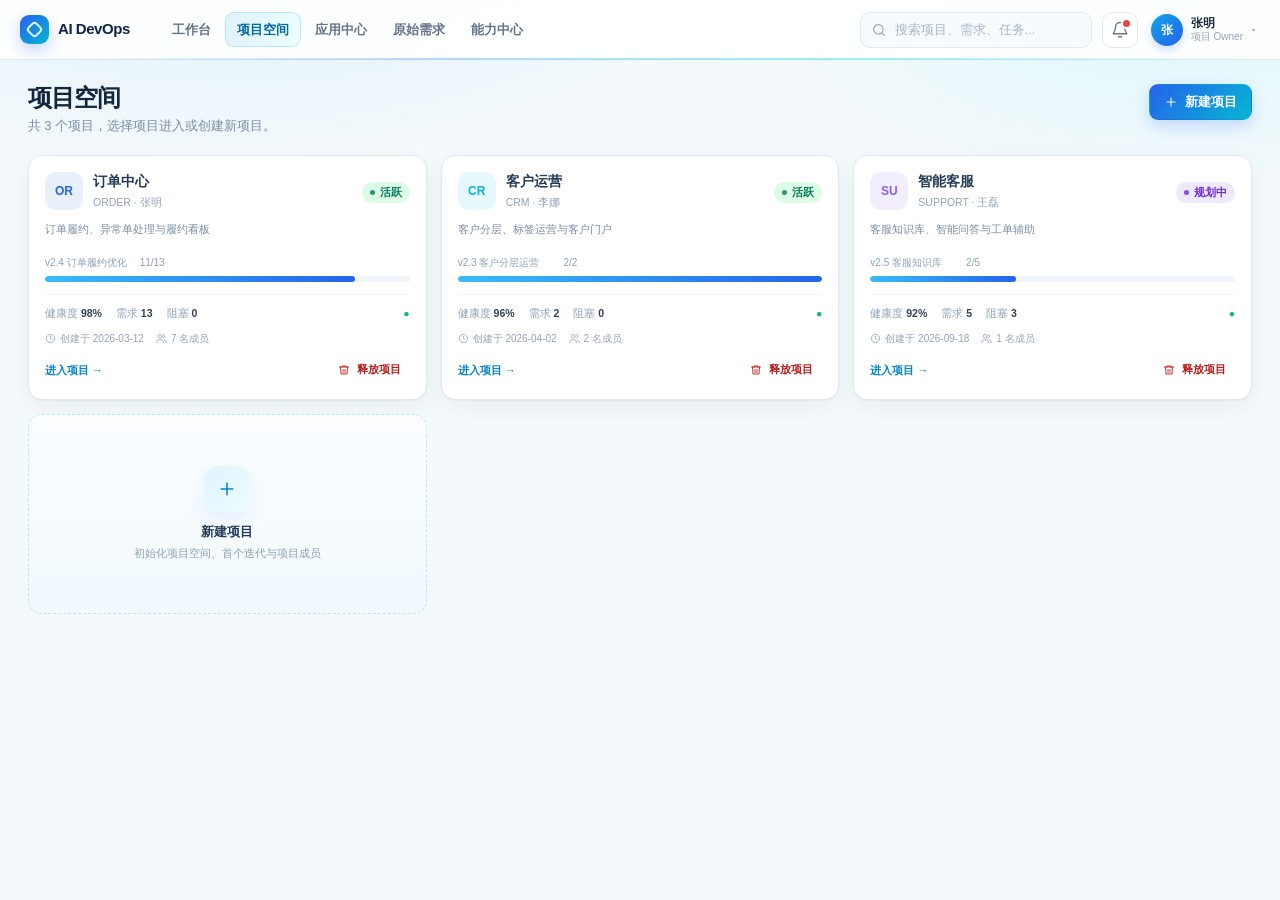
<file: prototype/index.html>
<!doctype html>
<html lang="zh-CN">
<head>
  <meta charset="utf-8">
  <meta name="viewport" content="width=device-width, initial-scale=1">
  <meta name="color-scheme" content="light">
  <title>AI DevOps · 项目空间</title>
  <link rel="stylesheet" href="styles.css">
</head>
<body>
  <div class="app">
    <header class="topbar" id="topbar">
      <a class="brand" href="#/projects" aria-label="AI DevOps 首页">
        <span class="brand-mark" aria-hidden="true"></span>
        <span class="brand-name">AI DevOps</span>
      </a>

      <nav class="topnav" id="topnav" aria-label="应用入口"></nav>

      <div class="topbar-right">
        <div class="search-wrap">
          <svg class="search-icon icon" width="16" height="16" viewBox="0 0 24 24" fill="none" stroke="currentColor" stroke-width="1.8" stroke-linecap="round" aria-hidden="true">
            <circle cx="11" cy="11" r="7"></circle>
            <path d="m20 20-3.5-3.5"></path>
          </svg>
          <input id="global-search" class="global-search" type="search" placeholder="搜索项目、需求、任务..." autocomplete="off" aria-label="全局搜索">
          <div id="search-results" class="search-results" role="listbox"></div>
        </div>

        <div class="notif-wrap">
          <button class="icon-btn" type="button" data-action="notifications" aria-label="通知">
            <svg class="icon" width="18" height="18" viewBox="0 0 24 24" fill="none" stroke="currentColor" stroke-width="1.8" stroke-linecap="round" stroke-linejoin="round" aria-hidden="true">
              <path d="M18 8a6 6 0 0 0-12 0c0 7-3 7-3 9h18c0-2-3-2-3-9"></path>
              <path d="M10 21h4"></path>
            </svg>
            <span class="badge-dot" id="notif-badge"></span>
          </button>
          <div id="notif-dropdown" class="dropdown notif-dropdown"></div>
        </div>

        <div class="avatar-wrap">
          <button class="avatar-btn" type="button" data-action="avatar" aria-label="用户菜单">
            <span class="avatar">张</span>
            <span class="avatar-meta"><b>张明</b><small>项目 Owner</small></span>
            <span class="chev">▾</span>
          </button>
          <div id="avatar-menu" class="dropdown avatar-dropdown"></div>
        </div>
      </div>
    </header>

    <div class="shell" id="shell">
      <aside class="sidebar" id="sidebar"></aside>
      <main class="main" id="main" tabindex="-1"></main>
    </div>
  </div>

  <div id="overlay" class="overlay" aria-hidden="true"></div>
  <div id="toasts" class="toasts" aria-live="polite"></div>

  <script src="app.js"></script>
</body>
</html>
</file>
<file: prototype/styles.css>
/* =========================================================
   AI DevOps prototype — light hybrid visual system
   No black backgrounds. Blue/cyan accents. Static data only.
   ========================================================= */

:root {
  --bg: #f4f9fc;
  --bg-2: #eef6fb;
  --surface: #ffffff;
  --surface-2: #f8fbfd;
  --surface-3: #eef7fb;
  --border: #e2e8f0;
  --border-strong: #cbd5e1;
  --text: #1e293b;
  --text-2: #475569;
  --muted: #64748b;
  --faint: #94a3b8;
  --primary: #2563eb;
  --primary-2: #06b6d4;
  --primary-soft: #e0f2fe;
  --primary-soft-2: #ecfeff;
  --success: #10b981;
  --success-soft: #dcfce7;
  --warning: #f59e0b;
  --warning-soft: #fef3c7;
  --danger: #ef4444;
  --danger-soft: #fee2e2;
  --purple: #8b5cf6;
  --purple-soft: #ede9fe;
  --radius: 14px;
  --radius-sm: 10px;
  --shadow: 0 1px 2px rgba(15, 23, 42, .04), 0 8px 24px rgba(15, 23, 42, .05);
  --shadow-hover: 0 12px 30px rgba(37, 99, 235, .10);
  --shadow-lg: 0 24px 70px rgba(30, 64, 175, .18);
  --gradient: linear-gradient(135deg, #2563eb, #06b6d4);
  --gradient-soft: linear-gradient(90deg, #e0f2fe, #ecfeff);
  --font: -apple-system, BlinkMacSystemFont, "Segoe UI", "PingFang SC", "Hiragino Sans GB", "Microsoft YaHei", sans-serif;
  --mono: "SFMono-Regular", Consolas, "Liberation Mono", Menlo, monospace;
}

* { box-sizing: border-box; }

html, body {
  margin: 0;
  padding: 0;
  min-height: 100%;
}

body {
  font-family: var(--font);
  color: var(--text);
  background:
    radial-gradient(900px 380px at 18% -8%, rgba(186, 230, 253, .42), transparent 62%),
    radial-gradient(700px 320px at 92% 0%, rgba(165, 243, 252, .28), transparent 60%),
    var(--bg);
  font-size: 14px;
  line-height: 1.5;
  -webkit-font-smoothing: antialiased;
}

body.no-scroll { overflow: hidden; }

::selection { background: #bae6fd; color: #0c4a6e; }

button, input, select, textarea { font: inherit; }
button { color: inherit; }
a { color: inherit; text-decoration: none; }
svg { display: block; }
.icon { flex: 0 0 auto; }

h1, h2, h3, h4, p { margin: 0; }
ul, ol { margin: 0; padding: 0; }

.app { min-height: 100vh; }

/* ---------------- Top bar ---------------- */

.topbar {
  position: sticky;
  top: 0;
  z-index: 60;
  display: flex;
  align-items: center;
  gap: 14px;
  height: 60px;
  padding: 0 20px;
  background: rgba(255, 255, 255, .91);
  border-bottom: 1px solid var(--border);
  backdrop-filter: blur(14px);
  -webkit-backdrop-filter: blur(14px);
}

.topbar::after {
  content: "";
  position: absolute;
  left: 0;
  right: 0;
  bottom: -1px;
  height: 2px;
  background: linear-gradient(90deg, transparent 2%, rgba(147, 197, 253, .75) 32%, rgba(103, 232, 249, .75) 68%, transparent 98%);
  opacity: .85;
  pointer-events: none;
}

.brand {
  display: inline-flex;
  align-items: center;
  gap: 9px;
  min-width: 126px;
  flex: 0 0 auto;
  border-radius: 10px;
  outline: none;
}

.brand:focus-visible { box-shadow: 0 0 0 3px rgba(14, 165, 233, .22); }

.brand-mark {
  position: relative;
  width: 29px;
  height: 29px;
  border-radius: 9px;
  background: var(--gradient);
  box-shadow: 0 6px 16px rgba(37, 99, 235, .28);
}

.brand-mark::after {
  content: "";
  position: absolute;
  inset: 8px;
  border: 2px solid rgba(255, 255, 255, .92);
  border-radius: 4px;
  transform: rotate(45deg);
}

.brand-name {
  font-size: 15px;
  font-weight: 800;
  letter-spacing: -.03em;
  color: #0f2742;
  white-space: nowrap;
}

.topnav {
  display: flex;
  align-items: center;
  gap: 2px;
  overflow-x: auto;
  scrollbar-width: none;
  min-width: 0;
}

.topnav::-webkit-scrollbar { display: none; }

.nav-item {
  flex: 0 0 auto;
  border: 0;
  background: transparent;
  color: var(--muted);
  padding: 8px 12px;
  border-radius: 9px;
  font-size: 13px;
  font-weight: 650;
  cursor: pointer;
  white-space: nowrap;
  transition: background .16s ease, color .16s ease, box-shadow .16s ease;
}

.nav-item:hover { background: var(--surface-3); color: var(--text); }

.nav-item.active {
  color: #0369a1;
  background: var(--gradient-soft);
  box-shadow: inset 0 0 0 1px #bae6fd;
}

.topbar-right {
  display: flex;
  align-items: center;
  gap: 10px;
  margin-left: auto;
  flex: 0 0 auto;
}

.search-wrap {
  position: relative;
  width: 232px;
}

.search-icon {
  position: absolute;
  left: 11px;
  top: 50%;
  transform: translateY(-50%);
  color: #94a3b8;
  pointer-events: none;
}

.global-search {
  width: 100%;
  height: 36px;
  border: 1px solid var(--border);
  border-radius: 10px;
  background: #f8fbfd;
  padding: 0 12px 0 34px;
  color: var(--text);
  font-size: 12.5px;
  outline: none;
  transition: all .16s ease;
}

.global-search::placeholder { color: #a8b6c8; }

.global-search:focus {
  background: #fff;
  border-color: #7dd3fc;
  box-shadow: 0 0 0 3px rgba(14, 165, 233, .11);
}

.search-results {
  position: absolute;
  top: 44px;
  right: 0;
  width: 390px;
  max-height: 480px;
  overflow: auto;
  display: none;
  background: #fff;
  border: 1px solid var(--border);
  border-radius: 14px;
  box-shadow: var(--shadow-lg);
  padding: 8px;
  z-index: 80;
}

.search-results.open { display: block; animation: popIn .18s ease; }

.search-group-label {
  padding: 8px 9px 5px;
  font-size: 10px;
  font-weight: 800;
  letter-spacing: .08em;
  text-transform: uppercase;
  color: var(--faint);
}

.search-item {
  width: 100%;
  display: flex;
  align-items: center;
  gap: 9px;
  padding: 8px 9px;
  border: 0;
  border-radius: 9px;
  background: transparent;
  text-align: left;
  cursor: pointer;
}

.search-item:hover { background: #f3faff; }

.search-item-icon {
  width: 30px;
  height: 30px;
  border-radius: 8px;
  display: grid;
  place-items: center;
  background: var(--primary-soft);
  color: #0369a1;
  flex: 0 0 auto;
}

.search-item-copy { min-width: 0; }
.search-item-copy b { display: block; font-size: 12.5px; font-weight: 650; color: var(--text); overflow: hidden; text-overflow: ellipsis; white-space: nowrap; }
.search-item-copy small { display: block; font-size: 10.5px; color: var(--faint); overflow: hidden; text-overflow: ellipsis; white-space: nowrap; }
.search-empty { padding: 24px 14px; text-align: center; color: var(--faint); font-size: 12px; }

.notif-wrap, .avatar-wrap { position: relative; }

.icon-btn {
  position: relative;
  width: 36px;
  height: 36px;
  display: inline-grid;
  place-items: center;
  border: 1px solid var(--border);
  border-radius: 10px;
  background: #fff;
  color: #64748b;
  cursor: pointer;
  transition: all .16s ease;
}

.icon-btn:hover { color: #0369a1; border-color: #bae6fd; background: #f8fcff; }

.badge-dot {
  position: absolute;
  top: 7px;
  right: 7px;
  width: 7px;
  height: 7px;
  border-radius: 50%;
  background: #ef4444;
  box-shadow: 0 0 0 2px #fff;
}

.badge-dot.hidden { display: none; }

.avatar-btn {
  display: flex;
  align-items: center;
  gap: 8px;
  border: 0;
  background: transparent;
  padding: 3px 4px 3px 3px;
  border-radius: 10px;
  cursor: pointer;
}

.avatar-btn:hover { background: #f3faff; }

.avatar {
  width: 32px;
  height: 32px;
  border-radius: 50%;
  display: grid;
  place-items: center;
  background: linear-gradient(135deg, #0ea5e9, #2563eb);
  color: #fff;
  font-size: 12px;
  font-weight: 800;
  box-shadow: 0 4px 10px rgba(37, 99, 235, .22);
}

.avatar-meta { text-align: left; line-height: 1.15; }
.avatar-meta b { display: block; font-size: 12px; font-weight: 700; color: #1e293b; }
.avatar-meta small { display: block; font-size: 10px; color: var(--faint); }
.chev { color: #94a3b8; font-size: 10px; }

.dropdown {
  position: absolute;
  top: 46px;
  right: 0;
  display: none;
  min-width: 220px;
  background: #fff;
  border: 1px solid var(--border);
  border-radius: 14px;
  box-shadow: var(--shadow-lg);
  padding: 8px;
  z-index: 80;
}

.dropdown.open { display: block; animation: popIn .18s ease; }

.notif-dropdown { width: 350px; padding: 0; overflow: hidden; }
.dropdown-head {
  display: flex;
  align-items: center;
  justify-content: space-between;
  padding: 13px 14px 10px;
  border-bottom: 1px solid #eef2f7;
}
.dropdown-head b { font-size: 13px; }
.dropdown-head button { border: 0; background: transparent; color: #0284c7; font-size: 11px; font-weight: 700; cursor: pointer; }
.notif-list { max-height: 360px; overflow: auto; padding: 6px; }
.notif-item {
  width: 100%;
  display: flex;
  gap: 9px;
  padding: 9px;
  border: 0;
  border-radius: 9px;
  background: transparent;
  text-align: left;
  cursor: pointer;
}
.notif-item:hover { background: #f6fbff; }
.notif-dot { width: 7px; height: 7px; border-radius: 50%; margin-top: 6px; flex: 0 0 auto; }
.notif-copy b { display: block; font-size: 12px; font-weight: 650; color: #334155; line-height: 1.35; }
.notif-copy small { display: block; margin-top: 2px; font-size: 10.5px; color: #94a3b8; }

.avatar-dropdown { width: 240px; }
.avatar-head { display: flex; align-items: center; gap: 10px; padding: 10px 10px 12px; border-bottom: 1px solid #eef2f7; margin-bottom: 6px; }
.avatar-head b { display: block; font-size: 13px; }
.avatar-head small { display: block; font-size: 10.5px; color: var(--faint); }
.menu-item {
  width: 100%;
  display: flex;
  align-items: center;
  gap: 9px;
  padding: 8px 10px;
  border: 0;
  border-radius: 8px;
  background: transparent;
  color: #475569;
  font-size: 12px;
  text-align: left;
  cursor: pointer;
}
.menu-item:hover { background: #f3faff; color: #0369a1; }
.menu-item.danger { color: #b91c1c; }
.menu-item.danger:hover { background: #fff1f2; }

/* ---------------- Shell ---------------- */

.shell {
  display: flex;
  min-height: calc(100vh - 60px);
}

.shell.no-sidebar .sidebar { display: none; }

.sidebar {
  width: 238px;
  flex: 0 0 238px;
  position: sticky;
  top: 60px;
  height: calc(100vh - 60px);
  overflow: auto;
  padding: 16px 12px 20px;
  background: rgba(255, 255, 255, .66);
  border-right: 1px solid var(--border);
  scrollbar-width: thin;
  scrollbar-color: #cbd5e1 transparent;
}

.sidebar::-webkit-scrollbar { width: 6px; }
.sidebar::-webkit-scrollbar-thumb { background: #dbe4ee; border-radius: 8px; }

.main {
  flex: 1;
  min-width: 0;
  padding: 24px 28px 50px;
  max-width: 1580px;
  margin: 0 auto;
  outline: none;
}

.page-in { animation: pageIn .24s ease both; }

.project-switch {
  width: 100%;
  display: flex;
  align-items: center;
  gap: 9px;
  padding: 9px;
  border: 1px solid var(--border);
  border-radius: 12px;
  background: #fff;
  cursor: pointer;
  text-align: left;
  transition: all .16s ease;
  box-shadow: 0 1px 2px rgba(15, 23, 42, .03);
}

.project-switch:hover { border-color: #bae6fd; box-shadow: 0 6px 18px rgba(37, 99, 235, .08); }

.project-avatar {
  width: 34px;
  height: 34px;
  border-radius: 10px;
  display: grid;
  place-items: center;
  font-size: 11px;
  font-weight: 800;
  flex: 0 0 auto;
}

.project-meta { min-width: 0; line-height: 1.2; }
.project-meta b { display: block; font-size: 12.5px; color: #1e293b; white-space: nowrap; overflow: hidden; text-overflow: ellipsis; }
.project-meta small { display: block; margin-top: 2px; font-size: 10px; color: #94a3b8; white-space: nowrap; overflow: hidden; text-overflow: ellipsis; }
.project-switch .chev { margin-left: auto; flex: 0 0 auto; }

.side-label {
  margin: 18px 9px 7px;
  font-size: 10px;
  font-weight: 800;
  letter-spacing: .10em;
  text-transform: uppercase;
  color: #a1b0c2;
}

.side-item {
  width: 100%;
  display: flex;
  align-items: center;
  gap: 10px;
  padding: 8px 9px;
  margin-bottom: 2px;
  border: 0;
  border-radius: 9px;
  background: transparent;
  color: #64748b;
  font-size: 12.5px;
  font-weight: 620;
  cursor: pointer;
  text-align: left;
  transition: all .15s ease;
}

.side-item:hover { background: #f3faff; color: #0369a1; }

.side-item.active {
  color: #0369a1;
  background: linear-gradient(90deg, #e0f2fe, #ecfeff);
  box-shadow: inset 0 0 0 1px #bae6fd;
}

.side-icon {
  width: 28px;
  height: 28px;
  display: grid;
  place-items: center;
  border-radius: 8px;
  background: #f4f9fc;
  color: #64748b;
  flex: 0 0 auto;
}

.side-item.active .side-icon { background: #fff; color: #0284c7; box-shadow: 0 2px 6px rgba(37, 99, 235, .10); }

.side-foot {
  margin: 18px 4px 0;
  padding: 11px;
  border: 1px dashed #cfe3f0;
  border-radius: 10px;
  background: #fbfdff;
  font-size: 10.5px;
  line-height: 1.6;
  color: #7b8ea3;
}
.side-foot b { display: block; color: #0369a1; font-size: 11px; margin-bottom: 2px; }

.side-badge {
  margin-left: auto;
  padding: 1px 6px;
  border-radius: 999px;
  background: #e0f2fe;
  color: #0369a1;
  font-size: 9.5px;
  font-weight: 800;
}

/* ---------------- Page scaffolding ---------------- */

.page-head {
  display: flex;
  align-items: flex-start;
  gap: 16px;
  margin-bottom: 20px;
}

.page-title-row { display: flex; align-items: center; gap: 10px; flex-wrap: wrap; }
.page-title { font-size: 24px; font-weight: 800; letter-spacing: -.035em; color: #14263d; line-height: 1.15; }
.page-sub { margin-top: 5px; font-size: 12.5px; color: #7b8ea3; }
.page-actions { display: flex; align-items: center; gap: 8px; margin-left: auto; flex-wrap: wrap; }

.kpi-grid {
  display: grid;
  grid-template-columns: repeat(4, minmax(0, 1fr));
  gap: 14px;
  margin-bottom: 16px;
}

.kpi {
  position: relative;
  overflow: hidden;
  padding: 15px 16px 14px;
  border: 1px solid var(--border);
  border-radius: var(--radius);
  background: #fff;
  box-shadow: var(--shadow);
}

.kpi::after {
  content: "";
  position: absolute;
  right: -28px;
  top: -36px;
  width: 110px;
  height: 110px;
  border-radius: 50%;
  background: radial-gradient(circle, rgba(186, 230, 253, .55), transparent 68%);
  pointer-events: none;
}

.kpi.hero { background: linear-gradient(135deg, #f4fbff, #ecfeff); border-color: #bfe7f6; }
.kpi.hero::after { background: radial-gradient(circle, rgba(103, 232, 249, .45), transparent 68%); }

.kpi-label { font-size: 11.5px; font-weight: 650; color: #7b8ea3; }
.kpi-value { margin-top: 4px; font-size: 27px; font-weight: 800; letter-spacing: -.035em; color: #14263d; line-height: 1.1; }
.kpi-meta { margin-top: 5px; font-size: 10.5px; color: #8da0b5; display: flex; align-items: center; gap: 5px; }
.kpi-delta { font-weight: 750; }
.kpi-delta.up { color: #047857; }
.kpi-delta.down { color: #b45309; }
.kpi-icon {
  position: absolute;
  right: 14px;
  top: 14px;
  width: 30px;
  height: 30px;
  border-radius: 9px;
  display: grid;
  place-items: center;
  background: #f1f9fe;
  color: #0284c7;
}

.grid { display: grid; gap: 16px; }
.grid-2 { grid-template-columns: repeat(2, minmax(0, 1fr)); }
.grid-3 { grid-template-columns: repeat(3, minmax(0, 1fr)); }
.grid-4 { grid-template-columns: repeat(4, minmax(0, 1fr)); }
.grid-main { grid-template-columns: minmax(0, 1.65fr) minmax(300px, .95fr); }

.card {
  border: 1px solid var(--border);
  border-radius: var(--radius);
  background: #fff;
  box-shadow: var(--shadow);
  min-width: 0;
}

.card-head {
  display: flex;
  align-items: center;
  gap: 10px;
  padding: 15px 17px 0;
}

.card-title { font-size: 13.5px; font-weight: 750; color: #253b55; }
.card-sub { margin-top: 2px; font-size: 11px; color: #8da0b5; }
.card-actions { margin-left: auto; display: flex; align-items: center; gap: 7px; }
.card-body { padding: 14px 17px 17px; }
.card-link { border: 0; background: transparent; color: #0284c7; font-size: 11.5px; font-weight: 700; cursor: pointer; }
.card-link:hover { color: #0369a1; text-decoration: underline; }

.section-row { display: flex; align-items: flex-end; justify-content: space-between; gap: 12px; flex-wrap: wrap; }
.section-title { font-size: 14px; font-weight: 750; color: #253b55; }
.section-sub { margin-top: 3px; font-size: 11.5px; color: #8da0b5; }

.divider { height: 1px; background: #edf2f7; margin: 14px 0; }
.spacer { flex: 1; }
.muted { color: var(--muted); }
.faint { color: var(--faint); }
.nowrap { white-space: nowrap; }
.truncate { min-width: 0; overflow: hidden; text-overflow: ellipsis; white-space: nowrap; }
.flex { display: flex; align-items: center; gap: 8px; }

/* ---------------- Buttons ---------------- */

.btn {
  display: inline-flex;
  align-items: center;
  justify-content: center;
  gap: 7px;
  height: 36px;
  padding: 0 14px;
  border: 1px solid transparent;
  border-radius: 9px;
  font-size: 12.5px;
  font-weight: 700;
  cursor: pointer;
  white-space: nowrap;
  transition: all .16s ease;
  outline: none;
}

.btn:focus-visible { box-shadow: 0 0 0 3px rgba(14, 165, 233, .22); }
.btn:disabled { opacity: .48; cursor: not-allowed; transform: none !important; }

.btn-primary {
  background: var(--gradient);
  color: #fff;
  box-shadow: 0 6px 16px rgba(37, 99, 235, .22);
}
.btn-primary:hover:not(:disabled) { transform: translateY(-1px); box-shadow: 0 9px 22px rgba(37, 99, 235, .28); }

.btn-outline { background: #fff; border-color: var(--border); color: #475569; }
.btn-outline:hover:not(:disabled) { border-color: #bae6fd; background: #f8fcff; color: #0369a1; }

.btn-ghost { background: transparent; color: #64748b; }
.btn-ghost:hover:not(:disabled) { background: #f1f9fe; color: #0369a1; }

.btn-danger { background: #fff1f2; color: #b91c1c; border-color: #fecdd3; }
.btn-danger:hover:not(:disabled) { background: #ffe4e6; }

.btn-sm { height: 30px; padding: 0 10px; font-size: 11.5px; border-radius: 8px; }
.btn-xs { height: 26px; padding: 0 8px; font-size: 10.5px; border-radius: 7px; }
.btn-icon { width: 34px; height: 34px; padding: 0; }
.btn-row { display: flex; align-items: center; gap: 7px; flex-wrap: wrap; }

/* ---------------- Pills, tags, status ---------------- */

.pill {
  display: inline-flex;
  align-items: center;
  gap: 5px;
  padding: 3px 8px;
  border-radius: 999px;
  font-size: 10.5px;
  font-weight: 750;
  white-space: nowrap;
  line-height: 1.35;
}

.pill::before { content: ""; width: 5px; height: 5px; border-radius: 50%; background: currentColor; opacity: .8; }
.pill.no-dot::before { display: none; }
.pill.success { color: #047857; background: #dcfce7; }
.pill.warning { color: #b45309; background: #fef3c7; }
.pill.danger { color: #b91c1c; background: #fee2e2; }
.pill.info { color: #0369a1; background: #e0f2fe; }
.pill.purple { color: #6d28d9; background: #ede9fe; }
.pill.neutral { color: #475569; background: #f1f5f9; }

.tag {
  display: inline-flex;
  align-items: center;
  gap: 4px;
  padding: 2px 7px;
  border-radius: 6px;
  background: #f1f9fe;
  color: #0369a1;
  font-size: 10px;
  font-weight: 650;
}

.risk { display: inline-flex; align-items: center; gap: 4px; font-size: 10.5px; font-weight: 750; }
.risk.low { color: #047857; }
.risk.medium { color: #b45309; }
.risk.high { color: #b91c1c; }

.dot { width: 7px; height: 7px; border-radius: 50%; display: inline-block; flex: 0 0 auto; }
.dot.success { background: #10b981; }
.dot.warning { background: #f59e0b; }
.dot.danger { background: #ef4444; }
.dot.info { background: #0ea5e9; }
.dot.neutral { background: #94a3b8; }
.dot.purple { background: #8b5cf6; }

/* ---------------- Tables ---------------- */

.table-wrap {
  overflow: auto;
  border: 1px solid var(--border);
  border-radius: 12px;
  background: #fff;
}

.table-wrap.flush { border: 0; border-radius: 0; }

table { width: 100%; border-collapse: collapse; min-width: 760px; }

th {
  padding: 10px 13px;
  text-align: left;
  font-size: 10px;
  font-weight: 800;
  letter-spacing: .07em;
  text-transform: uppercase;
  color: #99a9bb;
  background: #f8fbfd;
  border-bottom: 1px solid var(--border);
  white-space: nowrap;
}

td {
  padding: 11px 13px;
  border-bottom: 1px solid #f0f5f9;
  font-size: 12px;
  color: #475569;
  vertical-align: middle;
}

tbody tr:last-child td { border-bottom: 0; }
tbody tr { transition: background .14s ease; }
tbody tr:hover { background: #f8fcff; }
tr.row-click { cursor: pointer; }

.main.main-fill { display: flex; flex-direction: column; min-height: calc(100vh - 60px); padding-bottom: 16px; }
.req-page-fill { flex: 1; min-height: 0; display: flex; flex-direction: column; }
.req-page-fill > .tabs { flex: 0 0 auto; }
.req-page-fill > .card { flex: 1; min-height: 0; display: flex; flex-direction: column; }
.req-page-fill > .card > .card-body { flex: 1; min-height: 0; display: flex; flex-direction: column; }
.req-table-wrap { min-height: 300px; }
.req-page-fill .req-table-wrap { flex: 1; height: auto; overflow: auto; }
.req-table { min-width: 980px; }
.defect-table { min-width: 1040px; }
.defect-title-cell { flex-direction: column; align-items: flex-start; gap: 2px; }
.defect-title-cell b, .defect-table .cell-main > span:last-child { max-width: 100%; }
.defect-table .cell-main > span:last-child { white-space: nowrap; }
.defect-req-cell { display: flex; align-items: center; gap: 6px; min-width: 0; }
.defect-req-title { min-width: 0; overflow: hidden; text-overflow: ellipsis; white-space: nowrap; font-size: 10.5px; color: #64748b; }
.req-filter-row th { padding: 6px 7px; background: #fff; border-bottom: 1px solid var(--border); }
.req-filter-row .input, .req-filter-row .select { width: 100%; height: 28px; min-width: 0; padding: 0 8px; border-radius: 7px; font-size: 10.5px; }

.cell-main { display: flex; align-items: center; gap: 9px; min-width: 0; }
.cell-main b { display: block; font-size: 12.5px; font-weight: 680; color: #253b55; overflow: hidden; text-overflow: ellipsis; white-space: nowrap; }
.cell-main small { display: block; margin-top: 2px; font-size: 10.5px; color: #94a3b8; overflow: hidden; text-overflow: ellipsis; white-space: nowrap; }
.cell-actions { display: flex; align-items: center; gap: 5px; justify-content: flex-end; }
.cell-id { font-family: var(--mono); font-size: 10.5px; color: #8da0b5; }
.empty-table { padding: 34px 14px; text-align: center; color: #94a3b8; font-size: 12px; }

.avatar-sm {
  width: 26px;
  height: 26px;
  border-radius: 50%;
  display: inline-grid;
  place-items: center;
  background: linear-gradient(135deg, #e0f2fe, #ecfeff);
  color: #0369a1;
  font-size: 10px;
  font-weight: 800;
  flex: 0 0 auto;
}

.mini-avatars { display: flex; align-items: center; }
.mini-avatars .avatar-sm { margin-left: -6px; border: 2px solid #fff; }
.mini-avatars .avatar-sm:first-child { margin-left: 0; }

.progress { height: 6px; border-radius: 999px; background: #eef4f8; overflow: hidden; }
.progress-bar { height: 100%; border-radius: 999px; background: linear-gradient(90deg, #38bdf8, #2563eb); }
.progress.soft .progress-bar { background: linear-gradient(90deg, #a7f3d0, #10b981); }
.progress.warn .progress-bar { background: linear-gradient(90deg, #fde68a, #f59e0b); }
.progress.danger .progress-bar { background: linear-gradient(90deg, #fecaca, #ef4444); }
.progress-label { display: flex; align-items: center; gap: 8px; }
.progress-label .progress { flex: 1; }
.progress-label span { font-size: 10.5px; color: #8da0b5; min-width: 30px; text-align: right; }

/* ---------------- Charts ---------------- */

.chart-card { min-height: 230px; }
.chart-head { display: flex; align-items: flex-start; gap: 10px; }
.chart-body { padding-top: 10px; }
.chart-legend { display: flex; align-items: center; gap: 12px; margin-left: auto; font-size: 10.5px; color: #8da0b5; }
.legend-dot { width: 8px; height: 8px; border-radius: 3px; display: inline-block; margin-right: 5px; }

.bars { display: flex; align-items: flex-end; gap: 9px; height: 160px; padding: 8px 2px 0; }
.bar-item { flex: 1; height: 100%; display: flex; flex-direction: column; justify-content: flex-end; align-items: center; gap: 7px; min-width: 0; }
.bar-track { width: 100%; flex: 1; display: flex; align-items: flex-end; justify-content: center; }
.bar {
  width: min(34px, 78%);
  min-height: 5px;
  border-radius: 7px 7px 3px 3px;
  background: linear-gradient(180deg, #67e8f9, #2563eb);
  box-shadow: 0 4px 10px rgba(37, 99, 235, .12);
  transition: height .3s ease;
}
.bar.soft { background: linear-gradient(180deg, #bae6fd, #38bdf8); }
.bar-label { font-size: 9.5px; color: #99a9bb; white-space: nowrap; }

.line-chart { width: 100%; height: 190px; overflow: visible; }
.chart-empty { height: 170px; display: grid; place-items: center; color: #a7b6c7; font-size: 12px; }

.donut-wrap { display: flex; align-items: center; gap: 18px; padding: 6px 0 2px; }
.donut {
  width: 112px;
  height: 112px;
  border-radius: 50%;
  display: grid;
  place-items: center;
  background: conic-gradient(#2563eb 0 78%, #e2e8f0 78% 100%);
  position: relative;
  flex: 0 0 auto;
}
.donut::after { content: ""; position: absolute; inset: 13px; border-radius: 50%; background: #fff; }
.donut-value { position: relative; z-index: 1; text-align: center; line-height: 1.1; }
.donut-value b { display: block; font-size: 21px; font-weight: 800; color: #14263d; }
.donut-value small { font-size: 9.5px; color: #8da0b5; }
.donut-legend { display: flex; flex-direction: column; gap: 8px; font-size: 11px; color: #64748b; }
.donut-legend span { display: flex; align-items: center; gap: 6px; }

/* ---------------- Tabs / segmented ---------------- */

.tabs { display: flex; align-items: center; gap: 2px; border-bottom: 1px solid var(--border); margin: 0 0 16px; overflow-x: auto; scrollbar-width: none; }
.tabs::-webkit-scrollbar { display: none; }
.tab {
  border: 0;
  background: transparent;
  padding: 10px 13px;
  border-bottom: 2px solid transparent;
  color: #7b8ea3;
  font-size: 12.5px;
  font-weight: 700;
  cursor: pointer;
  white-space: nowrap;
}
.tab:hover { color: #0369a1; }
.tab.active { color: #0369a1; border-bottom-color: #0ea5e9; }
.tab-count { margin-left: 5px; padding: 1px 5px; border-radius: 999px; background: #eff6ff; color: #2563eb; font-size: 9.5px; }

.segmented { display: inline-flex; gap: 2px; padding: 3px; border: 1px solid var(--border); border-radius: 10px; background: #f8fbfd; }
.segmented button {
  border: 0;
  background: transparent;
  padding: 6px 10px;
  border-radius: 7px;
  font-size: 11.5px;
  font-weight: 700;
  color: #7b8ea3;
  cursor: pointer;
}
.segmented button.active { background: #fff; color: #0369a1; box-shadow: 0 2px 6px rgba(37, 99, 235, .09); }

.chips { display: flex; align-items: center; gap: 6px; flex-wrap: wrap; }
.chip {
  border: 1px solid var(--border);
  background: #fff;
  color: #64748b;
  padding: 6px 10px;
  border-radius: 999px;
  font-size: 11px;
  font-weight: 650;
  cursor: pointer;
}
.chip:hover { border-color: #bae6fd; color: #0369a1; background: #f8fcff; }
.chip.active { border-color: #7dd3fc; color: #0369a1; background: #ecfeff; box-shadow: inset 0 0 0 1px #bae6fd; }

/* ---------------- Forms ---------------- */

.field { margin-bottom: 14px; }
.field:last-child { margin-bottom: 0; }
.field > label { display: block; margin-bottom: 6px; font-size: 11.5px; font-weight: 700; color: #475569; }
.field-row { display: grid; grid-template-columns: 1fr 1fr; gap: 12px; }
.input, .select, .textarea {
  width: 100%;
  border: 1px solid var(--border);
  border-radius: 9px;
  background: #fff;
  color: #334155;
  padding: 9px 11px;
  font-size: 12.5px;
  outline: none;
  transition: all .16s ease;
}
.input:focus, .select:focus, .textarea:focus { border-color: #7dd3fc; box-shadow: 0 0 0 3px rgba(14, 165, 233, .11); }
.textarea { min-height: 92px; resize: vertical; line-height: 1.55; }
.form-hint { margin-top: 5px; font-size: 10.5px; color: #94a3b8; line-height: 1.5; }
.form-error { margin-top: 5px; font-size: 10.5px; color: #b91c1c; }
.checkbox { display: flex; align-items: flex-start; gap: 8px; font-size: 11.5px; color: #475569; line-height: 1.45; cursor: pointer; }
.checkbox input { margin-top: 2px; accent-color: #2563eb; }

.switch { position: relative; display: inline-flex; width: 38px; height: 22px; flex: 0 0 auto; cursor: pointer; }
.switch input { position: absolute; opacity: 0; width: 0; height: 0; }
.switch-track {
  position: absolute;
  inset: 0;
  border-radius: 999px;
  background: #dbe4ee;
  transition: background .18s ease;
}
.switch-thumb {
  position: absolute;
  top: 3px;
  left: 3px;
  width: 16px;
  height: 16px;
  border-radius: 50%;
  background: #fff;
  box-shadow: 0 1px 4px rgba(15, 23, 42, .18);
  transition: transform .18s ease;
}
.switch input:checked + .switch-track { background: linear-gradient(135deg, #38bdf8, #2563eb); }
.switch input:checked + .switch-track .switch-thumb { transform: translateX(16px); }

/* ---------------- Kanban ---------------- */

.kanban { display: grid; grid-template-columns: repeat(5, minmax(0, 1fr)); gap: 11px; }
.kanban-col { background: #f7fbfe; border: 1px solid var(--border); border-radius: 12px; padding: 10px; min-height: 260px; }
.kanban-head { display: flex; align-items: center; gap: 7px; padding: 1px 2px 9px; }
.kanban-head b { font-size: 11.5px; color: #475569; }
.kanban-count { margin-left: auto; padding: 1px 6px; border-radius: 999px; background: #fff; border: 1px solid var(--border); color: #8da0b5; font-size: 9.5px; font-weight: 700; }
.kanban-card {
  background: #fff;
  border: 1px solid var(--border);
  border-radius: 10px;
  padding: 10px;
  margin-bottom: 8px;
  cursor: pointer;
  transition: all .15s ease;
}
.kanban-card:hover { border-color: #bae6fd; box-shadow: 0 7px 18px rgba(37, 99, 235, .08); transform: translateY(-1px); }
.kanban-card b { display: block; font-size: 11.5px; font-weight: 680; color: #334155; line-height: 1.35; }
.kanban-card-meta { display: flex; align-items: center; gap: 5px; margin-top: 7px; flex-wrap: wrap; }
.kanban-empty { padding: 18px 6px; text-align: center; color: #a7b6c7; font-size: 10.5px; }

/* ---------------- Release ---------------- */

.stepper { display: flex; align-items: center; gap: 0; margin-top: 18px; }
.step { display: flex; align-items: center; gap: 7px; min-width: 0; }
.step-dot { width: 23px; height: 23px; border-radius: 50%; display: grid; place-items: center; background: #eef4f8; color: #94a3b8; font-size: 10px; font-weight: 800; flex: 0 0 auto; }
.step.done .step-dot { background: #d1fae5; color: #047857; }
.step.active .step-dot { background: #e0f2fe; color: #0369a1; box-shadow: 0 0 0 4px rgba(14, 165, 233, .12); }
.step.failed .step-dot { background: #fee2e2; color: #b91c1c; }
.step-label { font-size: 10.5px; font-weight: 650; color: #8da0b5; white-space: nowrap; }
.step.done .step-label, .step.active .step-label { color: #334155; }
.step-line { flex: 1; height: 1px; background: #e2e8f0; margin: 0 9px; min-width: 16px; }

.gate-list { display: flex; flex-direction: column; gap: 8px; }
.gate-item { display: flex; align-items: flex-start; gap: 8px; font-size: 11.5px; color: #475569; }
.gate-item .gate-icon { width: 19px; height: 19px; border-radius: 6px; display: grid; place-items: center; flex: 0 0 auto; margin-top: 0; }
.gate-item.ok .gate-icon { background: #dcfce7; color: #047857; }
.gate-item.warn .gate-icon { background: #fef3c7; color: #b45309; }
.gate-item.bad .gate-icon { background: #fee2e2; color: #b91c1c; }
.gate-item small { display: block; margin-top: 2px; font-size: 10px; color: #94a3b8; }

.release-digest { font-family: var(--mono); font-size: 10px; color: #8da0b5; }
.release-note { padding: 13px 15px; border: 1px dashed #cfe3f0; border-radius: 10px; background: #fbfdff; font-size: 11px; line-height: 1.6; color: #62758a; }
.release-note b { color: #0369a1; }

/* ---------------- Capability / MCP ---------------- */

.cap-name b { display: block; font-size: 12.5px; color: #253b55; }
.cap-name small { display: block; margin-top: 2px; font-family: var(--mono); font-size: 9.5px; color: #94a3b8; }
.policy-pill { display: inline-flex; align-items: center; gap: 5px; padding: 5px 9px; border-radius: 999px; background: #ecfeff; color: #0e7490; border: 1px solid #a5f3fc; font-size: 10.5px; font-weight: 750; }

.schema-toolbar { display: flex; align-items: center; gap: 8px; flex-wrap: wrap; margin-bottom: 12px; }
.schema-block {
  border: 1px solid var(--border);
  border-radius: 10px;
  background: #f8fbfd;
  overflow: hidden;
}
.schema-block-head { display: flex; align-items: center; gap: 8px; padding: 8px 11px; border-bottom: 1px solid #e8f0f6; font-size: 10.5px; font-weight: 750; color: #64748b; }
.schema-block pre { margin: 0; padding: 12px; font-family: var(--mono); font-size: 11px; line-height: 1.65; color: #334155; white-space: pre-wrap; word-break: break-word; }

.mcp-grid { display: grid; grid-template-columns: minmax(0, 1fr) minmax(0, 1fr); gap: 16px; }
.mcp-result { min-height: 260px; }
.mcp-status { display: inline-flex; align-items: center; gap: 6px; padding: 4px 8px; border-radius: 7px; background: #dcfce7; color: #047857; font-size: 10.5px; font-weight: 750; }
.mcp-status.error { background: #fee2e2; color: #b91c1c; }
.mcp-status.idle { background: #f1f5f9; color: #64748b; }
.mcp-spinner { width: 14px; height: 14px; border: 2px solid #bae6fd; border-top-color: #0284c7; border-radius: 50%; animation: spin .7s linear infinite; }

/* ---------------- Drawer / overlay ---------------- */

.overlay { position: fixed; inset: 0; z-index: 120; display: none; }
.overlay.open { display: block; }
.overlay-backdrop {
  position: absolute;
  inset: 0;
  background: rgba(30, 64, 175, .14);
  backdrop-filter: blur(3px);
  -webkit-backdrop-filter: blur(3px);
  animation: fadeIn .18s ease;
}
.drawer {
  position: absolute;
  top: 0;
  right: 0;
  height: 100%;
  width: 540px;
  max-width: 94vw;
  display: flex;
  flex-direction: column;
  background: #fff;
  border-left: 1px solid #dbeafe;
  box-shadow: var(--shadow-lg);
  animation: slideIn .24s cubic-bezier(.2, .8, .2, 1);
}
.drawer.modal {
  top: 50%;
  left: 50%;
  right: auto;
  height: auto;
  max-height: 88vh;
  width: 580px;
  border: 1px solid #dbeafe;
  border-radius: 18px;
  transform: translate(-50%, -50%);
  animation: popIn .2s ease;
}
.drawer.wide { width: 680px; }
.drawer.extra-wide { width: 900px; }
.drawer-head { display: flex; align-items: flex-start; gap: 12px; padding: 19px 20px 15px; border-bottom: 1px solid #eef2f7; flex: 0 0 auto; }
.drawer-title { font-size: 17px; font-weight: 800; letter-spacing: -.02em; color: #14263d; }
.drawer-sub { margin-top: 3px; font-size: 11.5px; color: #8da0b5; }
.drawer-head-actions { margin-left: auto; display: flex; align-items: center; gap: 8px; flex: 0 0 auto; }
.drawer-close { margin-left: 0; flex: 0 0 auto; }
.drawer-body { padding: 18px 20px 24px; overflow: auto; flex: 1; }
.drawer-foot { display: flex; align-items: center; justify-content: flex-end; gap: 8px; padding: 13px 20px; border-top: 1px solid #eef2f7; background: #fbfdff; flex: 0 0 auto; }
.drawer-section { margin-bottom: 18px; }
.drawer-section:last-child { margin-bottom: 0; }
.drawer-section-title { margin-bottom: 8px; font-size: 11px; font-weight: 800; letter-spacing: .06em; text-transform: uppercase; color: #8da0b5; }
.req-desc-edit { min-height: 118px; line-height: 1.7; resize: vertical; }

.req-detail-tabs { margin-bottom: 16px; }
.req-detail-pane[hidden] { display: none; }
.req-detail-grid { display: grid; grid-template-columns: minmax(0, 1.12fr) minmax(0, .88fr); gap: 22px; align-items: start; }
.req-detail-left { min-width: 0; padding-right: 22px; border-right: 1px solid #eef4f8; }
.req-detail-right { min-width: 0; }
.req-detail-grid .drawer-section { margin-bottom: 18px; }
.req-detail-right .field:last-of-type { margin-bottom: 12px; }

.req-relation-grid { display: grid; grid-template-columns: minmax(0, 1fr) minmax(0, 1fr); gap: 18px; align-items: start; }
.relation-list { display: flex; flex-direction: column; gap: 8px; }
.relation-item { display: flex; align-items: center; gap: 9px; width: 100%; padding: 10px; border: 1px solid var(--border); border-radius: 10px; background: #fff; text-align: left; cursor: pointer; transition: all .15s ease; }
.relation-item:hover { border-color: #bae6fd; background: #f8fcff; }
.relation-icon { width: 30px; height: 30px; display: grid; place-items: center; flex: 0 0 auto; border-radius: 9px; background: #f1f9fe; color: #0284c7; }
.relation-copy { min-width: 0; }
.relation-copy b { display: block; font-size: 12px; color: #253b55; }
.relation-copy small { display: block; margin-top: 2px; font-size: 10.5px; color: #94a3b8; }
.relation-item .tag { margin-left: auto; flex: 0 0 auto; }

.comment-count { display: inline-flex; align-items: center; justify-content: center; min-width: 18px; height: 18px; padding: 0 6px; margin-left: 4px; border-radius: 999px; background: #e0f2fe; color: #0369a1; font-size: 10px; letter-spacing: 0; }
.comment-list { display: flex; flex-direction: column; gap: 12px; max-height: 270px; overflow: auto; padding-right: 4px; }
.comment-item { display: flex; align-items: flex-start; gap: 9px; }
.comment-copy { min-width: 0; }
.comment-head { display: flex; align-items: center; gap: 8px; }
.comment-head b { font-size: 11.5px; color: #334155; }
.comment-head span { font-size: 10px; color: #94a3b8; }
.comment-copy p { margin-top: 3px; font-size: 11.5px; line-height: 1.6; color: #64748b; white-space: pre-wrap; overflow-wrap: anywhere; }
.comment-compose { margin-top: 12px; }
.req-history-timeline { display: flex; flex-direction: column; }
.req-history-entry { display: grid; grid-template-columns: 48px 20px minmax(0, 1fr); column-gap: 8px; padding-bottom: 12px; }
.req-history-entry:last-child { padding-bottom: 0; }
.req-history-time { padding-top: 11px; text-align: right; font-family: var(--mono); font-size: 9.5px; color: #94a3b8; }
.req-history-rail { position: relative; display: flex; justify-content: center; }
.req-history-rail::before { content: ""; position: absolute; top: 0; bottom: -12px; width: 1px; background: #e2e8f0; }
.req-history-entry:first-child .req-history-rail::before { top: 17px; }
.req-history-entry:last-child .req-history-rail::before { bottom: calc(100% - 17px); }
.req-history-entry:first-child:last-child .req-history-rail::before { display: none; }
.req-history-dot { position: relative; z-index: 1; width: 9px; height: 9px; margin-top: 13px; border-radius: 50%; background: #93c5fd; border: 2px solid #fff; box-shadow: 0 0 0 1px #bfdbfe; }
.req-history-entry.latest .req-history-dot { background: #0ea5e9; box-shadow: 0 0 0 3px rgba(14, 165, 233, .14); }
.req-history-card { min-width: 0; padding: 10px 14px 12px; border: 1px solid var(--border); border-radius: 12px; background: #fff; }
.req-history-entry.latest .req-history-card { border-color: #bae6fd; background: #fbfdff; }
.req-history-head { display: flex; align-items: center; gap: 7px; flex-wrap: wrap; }
.req-history-head b { font-size: 12px; color: #334155; }
.req-history-action { padding: 1px 7px; border-radius: 999px; background: #f1f9fe; color: #0369a1; font-size: 9.5px; font-weight: 750; }
.req-history-changes { display: flex; flex-direction: column; gap: 4px; margin-top: 7px; }
.req-history-change { display: flex; align-items: baseline; gap: 7px; flex-wrap: wrap; font-size: 10.5px; color: #64748b; }
.req-history-label { flex: 0 0 68px; color: #8da0b5; }
.req-history-before { color: #94a3b8; overflow-wrap: anywhere; }
.req-history-arrow { color: #b0bdcb; }
.req-history-after { color: #334155; font-weight: 650; overflow-wrap: anywhere; }
.req-history-change .tag { font-size: 9px; padding: 1px 6px; }
.meta-grid { display: grid; grid-template-columns: 1fr 1fr; gap: 11px 14px; }
.meta-item { min-width: 0; }
.meta-label { font-size: 10px; color: #94a3b8; }
.meta-value { margin-top: 2px; font-size: 12px; font-weight: 650; color: #334155; word-break: break-word; }

.timeline { position: relative; padding-left: 18px; }
.timeline::before { content: ""; position: absolute; left: 5px; top: 5px; bottom: 5px; width: 1px; background: #e2e8f0; }
.timeline-item { position: relative; padding: 0 0 14px 0; }
.timeline-item:last-child { padding-bottom: 0; }
.timeline-dot { position: absolute; left: -17px; top: 4px; width: 10px; height: 10px; border-radius: 50%; background: #bae6fd; border: 2px solid #fff; box-shadow: 0 0 0 1px #bae6fd; }
.timeline-item.done .timeline-dot { background: #10b981; box-shadow: 0 0 0 1px #a7f3d0; }
.timeline-item.active .timeline-dot { background: #0ea5e9; box-shadow: 0 0 0 4px rgba(14, 165, 233, .13); }
.timeline-item.failed .timeline-dot { background: #ef4444; box-shadow: 0 0 0 1px #fecaca; }
.timeline-content b { display: block; font-size: 11.5px; font-weight: 680; color: #334155; }
.timeline-content small { display: block; margin-top: 2px; font-size: 10.5px; color: #94a3b8; line-height: 1.5; }

.log-block, .code-block, .json-block {
  border: 1px solid #e2e8f0;
  border-radius: 10px;
  background: #f8fbfd;
  padding: 12px;
  font-family: var(--mono);
  font-size: 11px;
  line-height: 1.65;
  color: #334155;
  white-space: pre-wrap;
  word-break: break-word;
  overflow: auto;
  max-height: 340px;
}
.log-block .log-time { color: #94a3b8; }
.code-block { background: #fbfdff; }
.json-block { background: #f8fcff; }

.diff { border: 1px solid #e2e8f0; border-radius: 10px; overflow: hidden; font-family: var(--mono); font-size: 10.5px; line-height: 1.65; }
.diff-line { display: flex; gap: 8px; padding: 2px 10px; white-space: pre-wrap; word-break: break-word; }
.diff-line.meta { background: #f8fbfd; color: #64748b; border-bottom: 1px solid #eef2f7; }
.diff-line.add { background: #f0fdf4; color: #166534; }
.diff-line.del { background: #fff1f2; color: #9f1239; }
.diff-line .ln { width: 22px; flex: 0 0 auto; text-align: right; color: #a8b6c8; }

/* ---------------- Empty state / placeholder ---------------- */

.empty {
  min-height: 58vh;
  display: flex;
  flex-direction: column;
  align-items: center;
  justify-content: center;
  text-align: center;
  padding: 40px 20px;
  border: 1px dashed #cfe3f0;
  border-radius: 20px;
  background: linear-gradient(180deg, rgba(255, 255, 255, .86), rgba(248, 252, 255, .72));
}
.empty-icon {
  width: 68px;
  height: 68px;
  border-radius: 22px;
  display: grid;
  place-items: center;
  background: linear-gradient(135deg, #e0f2fe, #ecfeff);
  color: #0284c7;
  box-shadow: 0 12px 30px rgba(37, 99, 235, .10);
  margin-bottom: 15px;
}
.empty h2 { font-size: 18px; font-weight: 800; letter-spacing: -.02em; color: #253b55; }
.empty p { margin-top: 6px; max-width: 420px; font-size: 12px; line-height: 1.65; color: #8da0b5; }
.empty .btn { margin-top: 16px; }
.empty-badge { display: inline-flex; margin-bottom: 12px; padding: 3px 8px; border-radius: 999px; background: #f1f9fe; color: #0369a1; font-size: 10px; font-weight: 750; }

/* ---------------- Project cards ---------------- */

.project-grid { display: grid; grid-template-columns: repeat(3, minmax(0, 1fr)); gap: 14px; }
.project-card { padding: 16px; cursor: pointer; transition: all .18s ease; }
.project-card:hover { transform: translateY(-2px); box-shadow: var(--shadow-hover); border-color: #bae6fd; }
.project-card-head { display: flex; align-items: center; gap: 10px; }
.project-card-head .project-avatar { width: 38px; height: 38px; border-radius: 11px; font-size: 12px; }
.project-card-head b { display: block; font-size: 13.5px; color: #253b55; }
.project-card-head small { display: block; margin-top: 2px; font-size: 10.5px; color: #94a3b8; }
.project-card-desc { margin-top: 11px; font-size: 11px; line-height: 1.55; color: #7b8ea3; min-height: 34px; }
.project-card-stats { display: flex; align-items: center; gap: 14px; margin-top: 12px; padding-top: 11px; border-top: 1px solid #f0f5f9; font-size: 10.5px; color: #8da0b5; }
.project-card-stats b { color: #334155; }
.project-card-meta { display: flex; align-items: center; flex-wrap: wrap; gap: 12px; margin-top: 9px; font-size: 10px; color: #94a3b8; }
.project-card-meta span { display: inline-flex; align-items: center; gap: 4px; }
.project-card-footer { display: flex; align-items: center; justify-content: space-between; gap: 8px; margin-top: 11px; }
.project-card-open { padding: 0; border: 0; background: none; color: #0284c7; font-family: inherit; font-size: 11px; font-weight: 700; cursor: pointer; }
.project-card-open:hover { text-decoration: underline; }
.project-card-release { color: #b91c1c; }
.project-card .project-card-release.btn-ghost:hover { background: #fff1f2; color: #991b1b; }

.knowledge-page { min-width: 0; }
.doc-toolbar { display: flex; align-items: center; gap: 8px; flex-wrap: wrap; margin-bottom: 12px; }
.doc-toolbar .doc-search { width: 220px; }
.doc-toolbar .select { width: auto; min-width: 128px; }
.doc-toolbar .btn { margin-left: auto; }
.doc-back { align-self: flex-start; padding: 0; border: 0; background: none; color: #64748b; font-family: inherit; font-size: 11px; cursor: pointer; }
.doc-back:hover { color: #0369a1; }
.doc-page { display: flex; flex-direction: column; gap: 14px; }
.doc-header { display: flex; flex-direction: column; gap: 8px; }
.doc-title-row { display: flex; align-items: center; gap: 6px; flex-wrap: wrap; }
.doc-title { font-size: 26px; font-weight: 800; letter-spacing: -.03em; color: #14263d; line-height: 1.2; }
.doc-meta { display: flex; align-items: center; gap: 12px; flex-wrap: wrap; font-size: 11px; color: #94a3b8; }
.doc-actions { display: flex; align-items: center; gap: 8px; flex-wrap: wrap; }
.doc-layout { display: grid; grid-template-columns: minmax(0, 1fr) 280px; gap: 16px; align-items: start; }
.doc-main { padding: 26px 30px; }
.doc-main .doc-content { max-width: 860px; }
.doc-meta-card { padding: 18px; }
.doc-meta-card .meta-grid { grid-template-columns: 1fr 1fr; }
.doc-content { font-size: 13px; line-height: 1.85; color: #334155; overflow-wrap: anywhere; }
.doc-content h1, .doc-content h2, .doc-content h3, .doc-content h4 { color: #14263d; letter-spacing: -.02em; line-height: 1.35; margin: 1.2em 0 .55em; }
.doc-content h1 { font-size: 22px; margin-top: 0; }
.doc-content h2 { font-size: 18px; }
.doc-content h3 { font-size: 15px; }
.doc-content p { margin: .65em 0; }
.doc-content ul, .doc-content ol { margin: .65em 0; padding-left: 1.5em; }
.doc-content li { margin: .25em 0; }
.doc-content blockquote { margin: .9em 0; padding: 8px 13px; border-left: 3px solid #7dd3fc; background: #f8fcff; color: #475569; }
.doc-content code { padding: 1px 5px; border-radius: 5px; background: #eef4f8; color: #0f5b8a; font-family: var(--mono); font-size: 11px; }
.doc-content pre { margin: .9em 0; padding: 12px 14px; border: 1px solid #e2edf5; border-radius: 9px; background: #f8fbfd; overflow: auto; }
.doc-content pre code { padding: 0; background: none; font-size: 11px; line-height: 1.6; }
.doc-content a { color: #0284c7; text-decoration: underline; text-underline-offset: 2px; }
.doc-content hr { margin: 1.2em 0; border: 0; border-top: 1px solid #e2e8f0; }
.doc-content table { width: 100%; border-collapse: collapse; margin: .9em 0; font-size: 12px; }
.doc-content th, .doc-content td { padding: 7px 9px; border: 1px solid #e6eef5; text-align: left; }
.doc-content th { background: #f6fafd; color: #334155; }
.doc-table-wrap { overflow-x: auto; }
@media (max-width: 1000px) {
  .doc-layout { grid-template-columns: 1fr; }
}

.project-new-card {
  min-height: 200px;
  display: flex;
  flex-direction: column;
  align-items: center;
  justify-content: center;
  gap: 5px;
  padding: 18px;
  border: 1px dashed #bae6fd;
  border-radius: var(--radius);
  background: linear-gradient(180deg, #fbfdff, #f2faff);
  color: #0284c7;
  font-family: inherit;
  cursor: pointer;
  transition: all .18s ease;
}
.project-new-card:hover { border-color: #38bdf8; background: #f0f9ff; transform: translateY(-2px); box-shadow: var(--shadow-hover); }
.project-new-card:focus-visible { outline: none; box-shadow: 0 0 0 3px rgba(14, 165, 233, .22); }
.project-new-icon {
  width: 46px;
  height: 46px;
  margin-bottom: 5px;
  border-radius: 14px;
  display: grid;
  place-items: center;
  background: linear-gradient(135deg, #e0f2fe, #ecfeff);
  color: #0284c7;
  box-shadow: 0 8px 20px rgba(37, 99, 235, .08);
}
.project-new-card b { font-size: 13px; color: #253b55; }
.project-new-card small { max-width: 220px; font-size: 10.5px; line-height: 1.5; color: #8da0b5; text-align: center; }

/* ---------------- Misc lists ---------------- */

.pending-list { display: flex; flex-direction: column; gap: 2px; }
.pending-item { display: flex; align-items: flex-start; gap: 9px; padding: 9px 0; border-bottom: 1px solid #f4f8fb; cursor: pointer; }
.pending-item:last-child { border-bottom: 0; padding-bottom: 0; }
.pending-icon { width: 27px; height: 27px; border-radius: 8px; display: grid; place-items: center; flex: 0 0 auto; }
.pending-copy b { display: block; font-size: 11.5px; font-weight: 650; color: #334155; line-height: 1.35; }
.pending-copy small { display: block; margin-top: 2px; font-size: 10px; color: #94a3b8; }
.pending-item .pill { margin-left: auto; flex: 0 0 auto; }

.activity-list { display: flex; flex-direction: column; gap: 0; }
.activity-item { display: flex; align-items: flex-start; gap: 9px; padding: 9px 0; border-bottom: 1px solid #f4f8fb; }
.activity-item:last-child { border-bottom: 0; }
.activity-icon { width: 26px; height: 26px; border-radius: 8px; display: grid; place-items: center; background: #f1f9fe; color: #0284c7; flex: 0 0 auto; }
.activity-copy b { display: block; font-size: 11.5px; font-weight: 620; color: #334155; line-height: 1.4; }
.activity-copy small { display: block; margin-top: 2px; font-size: 10px; color: #94a3b8; }

/* ---------------- Project switcher ---------------- */

.project-list { display: flex; flex-direction: column; gap: 8px; }
.project-option { display: flex; align-items: center; gap: 11px; width: 100%; padding: 11px; border: 1px solid var(--border); border-radius: 11px; background: #fff; text-align: left; cursor: pointer; transition: all .15s ease; }
.project-option:hover { border-color: #bae6fd; background: #f8fcff; }
.project-option.active { border-color: #7dd3fc; background: #f0fbff; box-shadow: inset 0 0 0 1px #bae6fd; }
.project-option-avatar { width: 36px; height: 36px; border-radius: 10px; display: grid; place-items: center; font-size: 11px; font-weight: 800; flex: 0 0 auto; }
.project-option-meta { min-width: 0; }
.project-option-meta b { display: block; font-size: 12.5px; color: #253b55; }
.project-option-meta small { display: block; margin-top: 2px; font-size: 10.5px; color: #94a3b8; }
.project-option .pill { margin-left: auto; }

/* ---------------- Config drawer ---------------- */

.config-list { display: flex; flex-direction: column; gap: 7px; }
.config-row { display: flex; align-items: center; gap: 9px; padding: 9px 10px; border: 1px solid var(--border); border-radius: 10px; background: #fff; }
.drag { color: #c2cedb; font-size: 13px; letter-spacing: -2px; cursor: default; }
.config-label { flex: 1; font-size: 12px; font-weight: 650; color: #334155; }
.config-order { width: 26px; height: 26px; border: 1px solid var(--border); border-radius: 7px; background: #fff; color: #64748b; cursor: pointer; font-size: 12px; }
.config-order:disabled { opacity: .35; cursor: not-allowed; }
.hint { margin-top: 12px; font-size: 10.5px; line-height: 1.6; color: #94a3b8; }

/* ---------------- Toasts ---------------- */

.toasts { position: fixed; right: 22px; bottom: 22px; z-index: 220; display: flex; flex-direction: column; gap: 8px; pointer-events: none; }
.toast {
  min-width: 250px;
  max-width: 390px;
  display: flex;
  align-items: flex-start;
  gap: 9px;
  padding: 11px 13px;
  border: 1px solid var(--border);
  border-left: 4px solid #10b981;
  border-radius: 10px;
  background: #fff;
  box-shadow: var(--shadow-lg);
  font-size: 12px;
  color: #334155;
  pointer-events: auto;
  animation: toastIn .22s cubic-bezier(.2, .8, .2, 1);
}
.toast.info { border-left-color: #0ea5e9; }
.toast.warning { border-left-color: #f59e0b; }
.toast.error { border-left-color: #ef4444; }
.toast-icon { width: 18px; height: 18px; border-radius: 50%; display: grid; place-items: center; background: #dcfce7; color: #047857; flex: 0 0 auto; font-size: 10px; font-weight: 800; }
.toast.info .toast-icon { background: #e0f2fe; color: #0369a1; }
.toast.warning .toast-icon { background: #fef3c7; color: #b45309; }
.toast.error .toast-icon { background: #fee2e2; color: #b91c1c; }
.toast-copy { line-height: 1.45; }
.toast-copy b { display: block; font-size: 11.5px; font-weight: 750; color: #253b55; }
.toast-copy small { display: block; margin-top: 1px; font-size: 10.5px; color: #8da0b5; }

/* ---------------- Role matrix / admin ---------------- */

.role-matrix { width: 100%; border-collapse: collapse; min-width: 640px; }
.role-matrix th, .role-matrix td { text-align: center; padding: 8px 9px; font-size: 10.5px; }
.role-matrix th:first-child, .role-matrix td:first-child { text-align: left; }
.role-matrix thead th { background: #f8fbfd; color: #8da0b5; font-size: 9.5px; letter-spacing: .04em; }
.role-matrix td { border-bottom: 1px solid #f1f5f9; color: #475569; }
.check { color: #10b981; font-weight: 900; }
.dash { color: #cbd5e1; }

.role-pill { display: inline-flex; align-items: center; padding: 3px 8px; border-radius: 999px; font-size: 10px; font-weight: 750; white-space: nowrap; }
.role-owner { background: #e0f2fe; color: #0369a1; }
.role-maintainer { background: #ede9fe; color: #6d28d9; }
.role-developer { background: #dcfce7; color: #047857; }
.role-viewer { background: #f1f5f9; color: #475569; }
.role-auditor { background: #fef3c7; color: #b45309; }
.role-select { width: auto; min-width: 112px; height: 28px; padding: 0 8px; border-radius: 8px; font-size: 10.5px; }

.member-table { height: 340px; }
.member-table thead th { position: sticky; top: 0; z-index: 1; }

.pagination { display: flex; align-items: center; justify-content: space-between; gap: 12px; flex-wrap: wrap; margin-top: 12px; padding-top: 12px; border-top: 1px solid #f1f5f9; }
.pagination-info { font-size: 10.5px; color: #8da0b5; }
.pagination-controls { display: flex; align-items: center; gap: 6px; }
.page-btn { min-width: 28px; height: 28px; padding: 0 9px; border: 1px solid var(--border); border-radius: 8px; background: #fff; color: #475569; font-size: 10.5px; font-weight: 650; cursor: pointer; transition: all .15s ease; }
.page-btn:hover:not(:disabled):not(.active) { border-color: #bae6fd; background: #f8fcff; color: #0369a1; }
.page-btn.active { border-color: #7dd3fc; background: #e0f2fe; color: #0369a1; font-weight: 800; }
.page-btn:disabled { opacity: .4; cursor: not-allowed; }

.usage { display: flex; flex-direction: column; gap: 5px; }
.usage-head { display: flex; align-items: center; justify-content: space-between; font-size: 10.5px; color: #8da0b5; }
.usage-head b { color: #334155; }
.usage-bar { height: 6px; border-radius: 999px; background: #eef4f8; overflow: hidden; }
.usage-bar span { display: block; height: 100%; border-radius: 999px; background: linear-gradient(90deg, #38bdf8, #2563eb); }
.usage-bar.warn span { background: linear-gradient(90deg, #fde68a, #f59e0b); }
.usage-bar.danger span { background: linear-gradient(90deg, #fecaca, #ef4444); }

.env-card { padding: 16px; }
.env-head { display: flex; align-items: center; gap: 9px; }
.env-head .env-badge { width: 34px; height: 34px; border-radius: 10px; display: grid; place-items: center; background: #e0f2fe; color: #0369a1; font-size: 10px; font-weight: 800; }
.env-head b { display: block; font-size: 13px; color: #253b55; }
.env-head small { display: block; margin-top: 2px; font-size: 10.5px; color: #94a3b8; }
.env-stats { display: grid; grid-template-columns: repeat(3, 1fr); gap: 10px; margin-top: 14px; }
.env-stat { padding: 9px; border-radius: 9px; background: #f8fbfd; }
.env-stat .meta-label { font-size: 9.5px; }
.env-stat b { display: block; margin-top: 2px; font-size: 15px; color: #253b55; }

.flag-row { display: flex; align-items: flex-start; gap: 12px; padding: 13px 0; border-bottom: 1px solid #f1f5f9; }
.flag-row:last-child { border-bottom: 0; }
.flag-copy { flex: 1; min-width: 0; }
.flag-copy b { display: block; font-size: 12.5px; color: #253b55; }
.flag-copy code { display: inline-block; margin-top: 3px; padding: 1px 5px; border-radius: 5px; background: #f1f9fe; color: #0369a1; font-family: var(--mono); font-size: 9.5px; }
.flag-copy small { display: block; margin-top: 4px; font-size: 10.5px; line-height: 1.5; color: #8da0b5; }
.flag-meta { display: flex; flex-direction: column; align-items: flex-end; gap: 6px; flex: 0 0 auto; }

.release-card { padding: 16px; }
.release-card-head { display: flex; align-items: center; gap: 10px; }
.release-card-head b { font-size: 14px; color: #253b55; }
.release-card-meta { margin-top: 10px; font-size: 11px; color: #8da0b5; line-height: 1.7; }

/* ---------------- Animations ---------------- */

@keyframes pageIn { from { opacity: 0; transform: translateY(7px); } to { opacity: 1; transform: translateY(0); } }
@keyframes fadeIn { from { opacity: 0; } to { opacity: 1; } }
@keyframes slideIn { from { transform: translateX(26px); opacity: .4; } to { transform: translateX(0); opacity: 1; } }
@keyframes popIn { from { opacity: 0; transform: translateY(6px) scale(.985); } to { opacity: 1; transform: translateY(0) scale(1); } }
@keyframes toastIn { from { opacity: 0; transform: translateY(10px); } to { opacity: 1; transform: translateY(0); } }
@keyframes spin { to { transform: rotate(360deg); } }

/* ---------------- Responsive ---------------- */

/* ---------------- Agent task board ---------------- */

.agents-page { flex: 1; min-height: 0; display: flex; flex-direction: column; }
.agents-page > .page-head { flex: 0 0 auto; margin-bottom: 12px; }
.agents-page > .tabs { flex: 0 0 auto; margin-bottom: 14px; }
.agents-page > .task-board { flex: 1; min-height: 0; }
.task-board { flex: 1; min-height: 0; display: flex; flex-direction: column; }
.task-board .kanban { flex: 1; min-height: 0; }
.task-kanban .kanban-col { display: flex; flex-direction: column; min-height: 0; overflow: auto; }
.task-card { cursor: pointer; }
.task-card-top { display: flex; align-items: center; justify-content: space-between; gap: 6px; margin-bottom: 7px; }
.task-card-top .pill { padding: 2px 6px; font-size: 9px; }
.task-type { display: inline-flex; align-items: center; gap: 4px; padding: 2px 6px; border-radius: 6px; background: #f1f9fe; color: #0369a1; font-size: 9.5px; font-weight: 750; }
.task-card-agent { display: flex; align-items: center; gap: 4px; margin-top: 6px; font-size: 10px; color: #8da0b5; }
.task-card-owner { display: flex; align-items: center; gap: 4px; margin-top: 4px; font-size: 10px; color: #64748b; }
.task-card-owner .icon { color: #94a3b8; }
.task-card-foot { display: flex; align-items: center; justify-content: space-between; gap: 6px; margin-top: 10px; font-size: 9px; color: #a1b0c2; }

/* ---------------- Release management ---------------- */

.release-manage-head { display: flex; align-items: flex-end; justify-content: space-between; gap: 12px; margin-bottom: 12px; }
.release-window { font-size: 11px; color: #475569; }
.release-req-cell { display: flex; align-items: center; gap: 6px; flex-wrap: wrap; }
.release-req-ids { font-size: 10.5px; color: #8da0b5; }
.release-req-options { max-height: 260px; overflow: auto; display: flex; flex-direction: column; gap: 6px; padding: 8px; border: 1px solid var(--border); border-radius: 10px; background: #fbfdff; }
.release-req-option { display: flex; align-items: center; gap: 8px; padding: 7px 8px; border: 1px solid #eef2f7; border-radius: 8px; background: #fff; cursor: pointer; }
.release-req-option:hover { border-color: #bae6fd; }
.release-req-option input { margin: 0; accent-color: #0284c7; }
.release-req-main { flex: 1; min-width: 0; display: flex; align-items: center; gap: 6px; }
.release-req-main b { font-family: var(--mono); font-size: 10px; color: #0369a1; }
.release-req-main span { font-size: 11px; color: #334155; overflow: hidden; text-overflow: ellipsis; white-space: nowrap; }
.release-req-meta { display: flex; align-items: center; gap: 6px; flex: 0 0 auto; font-size: 10px; color: #8da0b5; }
.release-cell { display: flex; flex-direction: column; min-width: 0; }
.release-select-wrap { position: relative; height: 28px; min-width: 0; border: 1px solid var(--border); border-radius: 7px; background: #fff; }
.release-select-wrap:focus-within { border-color: #7dd3fc; box-shadow: 0 0 0 3px rgba(14, 163, 233, .11); }
.release-select-display { display: block; max-width: 180px; height: 26px; padding: 0 20px 0 8px; overflow: hidden; text-overflow: ellipsis; white-space: nowrap; line-height: 26px; font-size: 10.5px; color: #475569; pointer-events: none; }
.release-select-wrap.unset .release-select-display { color: #94a3b8; }
.release-select-chevron { position: absolute; right: 7px; top: 50%; transform: translateY(-50%); font-size: 8px; color: #94a3b8; pointer-events: none; }
.req-release-select { position: absolute; inset: 0; width: 100%; height: 100%; opacity: 0; border: 0; font-size: 10.5px; cursor: pointer; }
.req-release-select:focus { outline: none; }

/* ---------------- Repo detail ---------------- */

.repo-card { cursor: pointer; transition: transform .15s ease, box-shadow .15s ease, border-color .15s ease; }
.repo-card:hover { transform: translateY(-1px); border-color: #bae6fd; box-shadow: 0 8px 22px rgba(15, 23, 42, .06); }
.repo-card-desc { min-height: 34px; margin-top: 10px; font-size: 11.5px; line-height: 1.6; color: #64748b; }
.repo-detail { max-width: 1180px; }
.repo-header { padding: 14px 16px; border: 1px solid var(--border); border-radius: 14px; background: #fff; }
.repo-title-row { display: flex; align-items: center; gap: 8px; flex-wrap: wrap; }
.repo-title-row h1 { margin: 0; font-size: 22px; letter-spacing: -.02em; color: #14263d; }
.repo-owner { font-size: 13px; color: #94a3b8; }
.repo-desc { margin: 8px 0 10px; font-size: 12px; line-height: 1.6; color: #64748b; }
.repo-meta { display: flex; align-items: center; gap: 14px; flex-wrap: wrap; font-size: 10.5px; color: #8da0b5; }
.repo-meta span { display: inline-flex; align-items: center; gap: 4px; }
.repo-meta .btn { margin-left: auto; }
.repo-tabs { margin-top: 14px; margin-bottom: 14px; }
.repo-code-toolbar { display: flex; align-items: center; gap: 12px; flex-wrap: wrap; margin-bottom: 10px; }
.repo-branch-select { width: 170px; height: 30px; padding: 0 8px; font-size: 11px; }
.repo-commit { display: flex; align-items: center; gap: 8px; min-width: 0; font-size: 11px; color: #64748b; }
.repo-commit-hash { padding: 2px 6px; border-radius: 5px; background: #f1f5f9; font-family: var(--mono); font-size: 10px; color: #475569; }
.repo-code-layout { display: grid; grid-template-columns: 280px minmax(0, 1fr); gap: 14px; align-items: stretch; }
.repo-file-tree { min-height: 460px; max-height: 620px; overflow: auto; padding: 10px; border: 1px solid var(--border); border-radius: 12px; background: #fff; }
.repo-tree-title { margin-bottom: 8px; font-size: 10px; font-weight: 800; letter-spacing: .06em; color: #8da0b5; text-transform: uppercase; }
.repo-tree-group { margin-bottom: 8px; }
.repo-tree-dir { display: flex; align-items: center; gap: 5px; padding: 4px 5px; font-family: var(--mono); font-size: 10px; color: #94a3b8; }
.repo-tree-file { display: flex; align-items: center; gap: 6px; width: 100%; padding: 6px 8px 6px 18px; border: 0; border-radius: 6px; background: transparent; font-family: var(--mono); font-size: 10.5px; color: #475569; text-align: left; cursor: pointer; }
.repo-tree-file:hover { background: #f8fcff; }
.repo-tree-file.active { background: #e0f2fe; color: #0369a1; font-weight: 700; }
.repo-file-view { min-width: 0; min-height: 460px; max-height: 620px; overflow: auto; border: 1px solid var(--border); border-radius: 12px; background: #fff; }
.repo-file-head { position: sticky; top: 0; z-index: 1; display: flex; align-items: center; gap: 8px; padding: 9px 12px; border-bottom: 1px solid #eef2f7; background: #fbfdff; font-family: var(--mono); font-size: 10.5px; color: #475569; }
.repo-file-head .tag:first-of-type { margin-left: auto; }
.repo-code { padding: 10px 0; font-family: var(--mono); font-size: 11px; line-height: 1.65; color: #334155; }
.repo-code-line { display: flex; min-width: max-content; padding-right: 16px; }
.repo-code-line:hover { background: #f8fcff; }
.repo-ln { width: 42px; flex: 0 0 auto; padding-right: 10px; text-align: right; color: #b0bdcb; user-select: none; }
.repo-code-text { white-space: pre; }
.repo-settings-form { max-width: 620px; }

/* ---------------- MR detail ---------------- */

.mr-detail { max-width: 1040px; }
.mr-head { padding: 14px 16px; border: 1px solid var(--border); border-radius: 14px; background: #fff; }
.mr-title-row { display: flex; align-items: center; gap: 8px; flex-wrap: wrap; }
.mr-title-row h1 { margin: 0; font-size: 20px; line-height: 1.4; color: #14263d; }
.mr-meta { display: flex; align-items: center; gap: 12px; flex-wrap: wrap; margin-top: 8px; font-size: 10.5px; color: #8da0b5; }
.mr-meta span { display: inline-flex; align-items: center; gap: 4px; }
.mr-actions { display: flex; justify-content: flex-end; margin-top: 10px; }
.mr-detail .card { margin-top: 14px; }
.mr-description { margin: 0; font-size: 12.5px; line-height: 1.75; color: #475569; white-space: pre-wrap; }
.mr-comment-list { display: flex; flex-direction: column; gap: 14px; }
.mr-comment { display: flex; align-items: flex-start; gap: 9px; }
.mr-comment-body { flex: 1; min-width: 0; }
.mr-comment-head { display: flex; align-items: center; gap: 8px; flex-wrap: wrap; font-size: 10.5px; color: #94a3b8; }
.mr-comment-head b { font-size: 12px; color: #334155; }
.mr-review-meta { display: flex; align-items: center; gap: 5px; margin-top: 5px; font-family: var(--mono); font-size: 10px; color: #64748b; }
.mr-review-code { margin: 5px 0 0; padding: 8px 10px; border: 1px solid #e2e8f0; border-radius: 8px; background: #f8fbfd; font-family: var(--mono); font-size: 10.5px; line-height: 1.6; color: #334155; white-space: pre-wrap; overflow-wrap: anywhere; }
.mr-comment-content { margin-top: 6px; font-size: 12px; line-height: 1.7; color: #475569; white-space: pre-wrap; }
.mr-comment-compose { margin-top: 16px; padding-top: 14px; border-top: 1px solid #eef2f7; }

@media (max-width: 900px) {
  .repo-code-layout { grid-template-columns: 1fr; }
  .repo-file-tree { min-height: 180px; max-height: 260px; }
  .repo-file-view { min-height: 320px; }
}

/* ---------------- Agent task detail ---------------- */

.main.main-task { height: calc(100vh - 60px); min-height: 0; padding: 22px 28px 20px; overflow: hidden; display: flex; flex-direction: column; }
.task-page { flex: 1; min-height: 0; display: flex; flex-direction: column; background: #fff; border: 1px solid var(--border); border-radius: 16px; overflow: hidden; box-shadow: 0 10px 30px rgba(15, 23, 42, .045); }
.task-page-head { flex: 0 0 auto; display: flex; align-items: flex-start; gap: 16px; flex-wrap: wrap; padding: 16px 28px 12px; border-bottom: 1px solid var(--border); background: linear-gradient(180deg, #fbfdff, #fff); }
.task-head-main { flex: 1; min-width: 0; }
.task-back { display: inline-flex; align-items: center; gap: 5px; padding: 0 0 7px; border: 0; background: transparent; color: #64748b; font-size: 11.5px; font-weight: 700; cursor: pointer; }
.task-back:hover { color: #0369a1; }
.task-page-badges { display: flex; align-items: center; gap: 6px; flex-wrap: wrap; }
.task-page-title { margin-top: 6px; font-size: 20px; font-weight: 800; letter-spacing: -.02em; color: #14263d; line-height: 1.35; }
.task-page-meta { display: flex; align-items: center; gap: 14px; flex-wrap: wrap; margin-top: 7px; font-size: 11px; color: #8da0b5; }
.task-page-meta span { display: inline-flex; align-items: center; gap: 4px; }
.task-head-actions { display: flex; align-items: center; gap: 8px; flex: 0 0 auto; padding-top: 18px; }
.task-page-body { position: relative; flex: 1; min-height: 0; display: flex; flex-direction: column; padding: 14px 28px 0; }
.task-files-panel { flex: 0 0 auto; margin-bottom: 10px; border: 1px solid var(--border); border-radius: 12px; background: #fff; overflow: hidden; }
.task-files-panel summary { display: flex; align-items: center; gap: 8px; padding: 10px 12px; list-style: none; cursor: pointer; font-size: 11.5px; color: #475569; }
.task-files-panel summary::-webkit-details-marker { display: none; }
.task-files-title { display: inline-flex; align-items: center; gap: 6px; font-weight: 750; color: #334155; }
.task-files-hint { margin-left: auto; font-size: 10px; color: #94a3b8; }
.task-file-tree { max-height: 180px; overflow: auto; padding: 8px 12px 10px; border-top: 1px solid #f1f5f9; }
.task-file-group { margin-bottom: 8px; }
.task-file-group:last-child { margin-bottom: 0; }
.task-file-dir { display: flex; align-items: center; gap: 5px; padding: 4px 2px; font-family: var(--mono); font-size: 10px; color: #94a3b8; }
.task-file-row { display: flex; align-items: center; gap: 8px; width: 100%; padding: 5px 8px; border: 0; border-radius: 6px; background: transparent; text-align: left; cursor: pointer; }
.task-file-row:hover { background: #f8fcff; }
.task-file-status { width: 18px; flex: 0 0 auto; text-align: center; font-family: var(--mono); font-size: 9.5px; font-weight: 800; border-radius: 4px; }
.task-file-status.status-m { color: #b45309; background: #fef3c7; }
.task-file-status.status-a { color: #047857; background: #dcfce7; }
.task-file-status.status-d { color: #b91c1c; background: #fee2e2; }
.task-file-name { min-width: 0; font-family: var(--mono); font-size: 10.5px; color: #475569; overflow: hidden; text-overflow: ellipsis; white-space: nowrap; }
.task-diff-stat { display: inline-flex; gap: 6px; margin-left: auto; font-family: var(--mono); font-size: 10px; white-space: nowrap; }
.task-diff-stat i { color: #047857; font-style: normal; }
.task-diff-stat em { color: #b91c1c; font-style: normal; }
.task-stream { flex: 1; min-height: 0; overflow: auto; padding: 4px 4px 18px 0; scroll-behavior: smooth; }
.task-stream::-webkit-scrollbar { width: 6px; }
.task-stream::-webkit-scrollbar-thumb { background: #dbe4ee; border-radius: 8px; }
.task-event { margin-bottom: 12px; }
.task-event-system { display: flex; align-items: center; gap: 8px; padding: 2px 4px; font-size: 10.5px; color: #94a3b8; }
.task-event-time { font-family: var(--mono); font-size: 9.5px; color: #b0bdcb; }
.task-event-icon { color: #0284c7; }
.task-event-meta { margin-left: auto; font-size: 9.5px; color: #94a3b8; }
.task-event-head { display: flex; align-items: center; gap: 7px; font-size: 11.5px; color: #334155; }
.task-event-head b { font-weight: 750; }
.task-event-title { display: flex; align-items: center; gap: 6px; margin-bottom: 7px; font-size: 11.5px; font-weight: 750; color: #334155; }
.task-plan { padding: 12px 14px; border: 1px solid #dbeafe; border-radius: 12px; background: #f8fcff; }
.task-plan-list { display: flex; flex-direction: column; gap: 4px; }
.task-plan-item { display: flex; align-items: center; gap: 7px; font-size: 11px; color: #8da0b5; }
.task-plan-dot { width: 14px; height: 14px; flex: 0 0 auto; display: grid; place-items: center; border: 1px solid #cbd5e1; border-radius: 50%; font-size: 9px; color: #fff; }
.task-plan-item.done { color: #047857; }
.task-plan-item.done .task-plan-dot { border-color: #10b981; background: #10b981; }
.task-plan-item.active { color: #0369a1; }
.task-plan-item.active .task-plan-dot { border-color: #38bdf8; background: #e0f2fe; color: #0284c7; }
.task-thinking { padding: 0 12px; border: 1px solid #eef2f7; border-radius: 10px; background: #fbfdff; }
.task-thinking summary { display: flex; align-items: center; gap: 7px; padding: 9px 0; list-style: none; cursor: pointer; font-size: 11px; color: #64748b; }
.task-thinking summary::-webkit-details-marker { display: none; }
.task-thinking .chev { margin-left: auto; color: #94a3b8; transition: transform .15s ease; }
.task-thinking[open] .chev { transform: rotate(180deg); }
.task-thinking-content { padding: 0 0 11px 23px; font-size: 11.5px; line-height: 1.7; color: #64748b; white-space: pre-wrap; }
.task-tool { padding: 10px 12px; border: 1px solid var(--border); border-radius: 11px; background: #fff; }
.task-tool-status { padding: 1px 6px; border-radius: 999px; font-size: 9.5px; font-weight: 700; }
.task-tool-status.ok { background: #dcfce7; color: #047857; }
.task-tool-status.run { background: #e0f2fe; color: #0369a1; }
.task-tool-status.bad { background: #fee2e2; color: #b91c1c; }
.task-tool-status.idle { background: #f1f5f9; color: #64748b; }
.task-tool-args { margin: 7px 0 0 21px; font-family: var(--mono); font-size: 10px; line-height: 1.5; color: #8da0b5; white-space: pre-wrap; overflow-wrap: anywhere; }
.task-tool-result { margin: 7px 0 0 21px; padding: 8px 10px; border-radius: 8px; background: #f8fbfd; font-size: 10.5px; line-height: 1.6; color: #64748b; white-space: pre-wrap; overflow-wrap: anywhere; }
.task-file-event { padding: 10px 12px; border: 1px solid #e2e8f0; border-radius: 11px; background: #fff; }
.task-file-path { font-family: var(--mono); font-size: 10.5px; color: #475569; }
.task-file-event .task-diff-stat { margin-left: auto; }
.task-file-event .card-link { margin-left: 8px; white-space: nowrap; }
.task-message { display: flex; align-items: flex-start; gap: 9px; margin-bottom: 12px; }
.task-message-body { flex: 1; min-width: 0; }
.task-message-name { margin-bottom: 4px; font-size: 10.5px; color: #8da0b5; }
.task-message-name span { margin-left: 5px; }
.task-message-bubble { padding: 10px 12px; border: 1px solid var(--border); border-radius: 2px 11px 11px 11px; background: #fff; font-size: 11.5px; line-height: 1.7; color: #475569; white-space: pre-wrap; }
.task-message.user { justify-content: flex-end; }
.task-message.user .task-message-body { flex: 0 1 auto; max-width: 80%; }
.task-message.user .task-message-name { text-align: right; }
.task-message.user .task-message-bubble { border-color: #bae6fd; border-radius: 11px 2px 11px 11px; background: #e0f2fe; color: #0c4a6e; }
.task-agent-avatar { width: 26px; height: 26px; flex: 0 0 auto; display: grid; place-items: center; border-radius: 50%; background: var(--gradient); color: #fff; }
.task-chat-divider { display: flex; align-items: center; gap: 8px; margin: 16px 0 12px; font-size: 10px; color: #94a3b8; }
.task-chat-divider::before, .task-chat-divider::after { content: ""; height: 1px; flex: 1; background: #eef2f7; }
.task-chat-typing { display: flex; align-items: center; gap: 6px; padding: 6px 2px; font-size: 10.5px; color: #94a3b8; }
.task-stream-indicator { display: flex; align-items: center; gap: 7px; padding: 8px 2px; font-size: 10.5px; color: #8da0b5; }
.task-live-dot { width: 7px; height: 7px; flex: 0 0 auto; border-radius: 50%; background: #06b6d4; animation: taskPulse 1.4s infinite; }
.task-live-dot.queued { background: #94a3b8; animation: none; }
.task-live-dot.stopped { background: #ef4444; animation: none; }
.task-live-dot.waiting { background: #f59e0b; animation: none; }
.task-live-dot.done { background: #10b981; animation: none; }
.task-live-dot.failed { background: #ef4444; animation: none; }
@keyframes taskPulse { 0% { box-shadow: 0 0 0 0 rgba(6,182,212,.45); } 70% { box-shadow: 0 0 0 6px rgba(6,182,212,0); } 100% { box-shadow: 0 0 0 0 rgba(6,182,212,0); } }
.task-jump-latest { position: absolute; right: 28px; bottom: 10px; z-index: 2; height: 28px; padding: 0 10px; border: 1px solid #bae6fd; border-radius: 999px; background: #fff; color: #0369a1; font-size: 10.5px; font-weight: 700; cursor: pointer; box-shadow: var(--shadow); }
.task-composer { flex: 0 0 auto; padding: 10px 28px 16px; border-top: 1px solid #eef4f8; background: #fff; }
.task-composer-box { padding: 10px 12px; border: 1px solid var(--border); border-radius: 14px; background: #fff; box-shadow: 0 8px 24px rgba(15, 23, 42, .06); }
.task-composer-box .textarea { min-height: 44px; max-height: 140px; padding: 0; border: 0; box-shadow: none; background: transparent; resize: none; }
.task-composer-box .textarea:focus { box-shadow: none; }
.task-composer-actions { display: flex; align-items: center; gap: 8px; margin-top: 6px; }
.task-composer-hint { margin-right: auto; font-size: 9.5px; color: #a1b0c2; }
.task-stop-btn { border-color: #fecaca; color: #b91c1c; background: #fff; }
.task-stop-btn:hover { border-color: #fca5a5; background: #fff1f2; color: #b91c1c; }

@media (max-width: 1280px) {
  .kpi-grid { grid-template-columns: repeat(2, minmax(0, 1fr)); }
  .kanban { grid-template-columns: repeat(3, minmax(0, 1fr)); }
  .mcp-grid { grid-template-columns: 1fr; }
}

@media (max-width: 1080px) {
  .search-wrap { width: 170px; }
  .avatar-meta { display: none; }
  .sidebar { width: 210px; flex-basis: 210px; }
  .project-grid { grid-template-columns: repeat(2, minmax(0, 1fr)); }
  .grid-main { grid-template-columns: 1fr; }
}

@media (max-width: 860px) {
  .topbar { gap: 9px; padding: 0 12px; }
  .brand-name { display: none; }
  .brand { min-width: 34px; }
  .search-wrap { display: none; }
  .sidebar { display: none; }
  .main { padding: 18px 14px 40px; }
  .kpi-grid { grid-template-columns: 1fr; }
  .grid-2, .grid-3, .grid-4, .project-grid { grid-template-columns: 1fr; }
  .kanban { grid-template-columns: 1fr; }
  .page-head { flex-direction: column; }
  .page-actions { margin-left: 0; }
  .drawer { width: 100%; }
  .req-detail-grid { grid-template-columns: 1fr; }
  .req-detail-left { padding-right: 0; border-right: 0; border-bottom: 1px solid #eef4f8; padding-bottom: 16px; }
  .req-relation-grid { grid-template-columns: 1fr; }
  .main.main-task { height: calc(100vh - 60px); padding: 14px 12px; }
  .task-page-head, .task-page-body, .task-composer { padding-left: 14px; padding-right: 14px; }
  .task-head-actions { padding-top: 0; }
  .task-files-hint { display: none; }
  .task-page-title { font-size: 18px; }
  .task-composer-hint { display: none; }
}

.doc-edit-meta { padding: 16px; margin-bottom: 12px; }
.doc-edit-meta .field-row { display: grid; grid-template-columns: minmax(0, 2fr) minmax(140px, 1fr); gap: 12px; }
.doc-format-toolbar { padding: 7px 9px; margin-bottom: 12px; position: sticky; top: 60px; z-index: 4; }
.doc-tool-btn { padding: 5px 8px; border: 1px solid #e2eaf2; border-radius: 7px; background: #fff; color: #475569; font-family: inherit; font-size: 10.5px; font-weight: 650; cursor: pointer; }
.doc-tool-btn:hover { border-color: #bae6fd; background: #f8fcff; color: #0369a1; }
.doc-split { display: grid; grid-template-columns: minmax(0, 1fr) minmax(0, 1fr); gap: 14px; }
.doc-pane { display: flex; flex-direction: column; overflow: hidden; }
.doc-pane-head { padding: 8px 12px; border-bottom: 1px solid #eef4f8; background: #fbfdff; color: #8da0b5; font-size: 10px; font-weight: 700; letter-spacing: .04em; }
.doc-source { width: 100%; min-height: 520px; padding: 14px 16px; border: 0; outline: none; resize: vertical; background: #fff; color: #334155; font-family: var(--mono); font-size: 12px; line-height: 1.75; }
.doc-preview { min-height: 520px; max-height: 70vh; overflow: auto; padding: 16px 18px; }
.doc-edit-foot { display: flex; align-items: center; gap: 12px; flex-wrap: wrap; margin-top: 10px; font-size: 10.5px; color: #94a3b8; }
@media (max-width: 1000px) {
  .doc-split { grid-template-columns: 1fr; }
  .doc-source, .doc-preview { min-height: 320px; }
}
</file>
